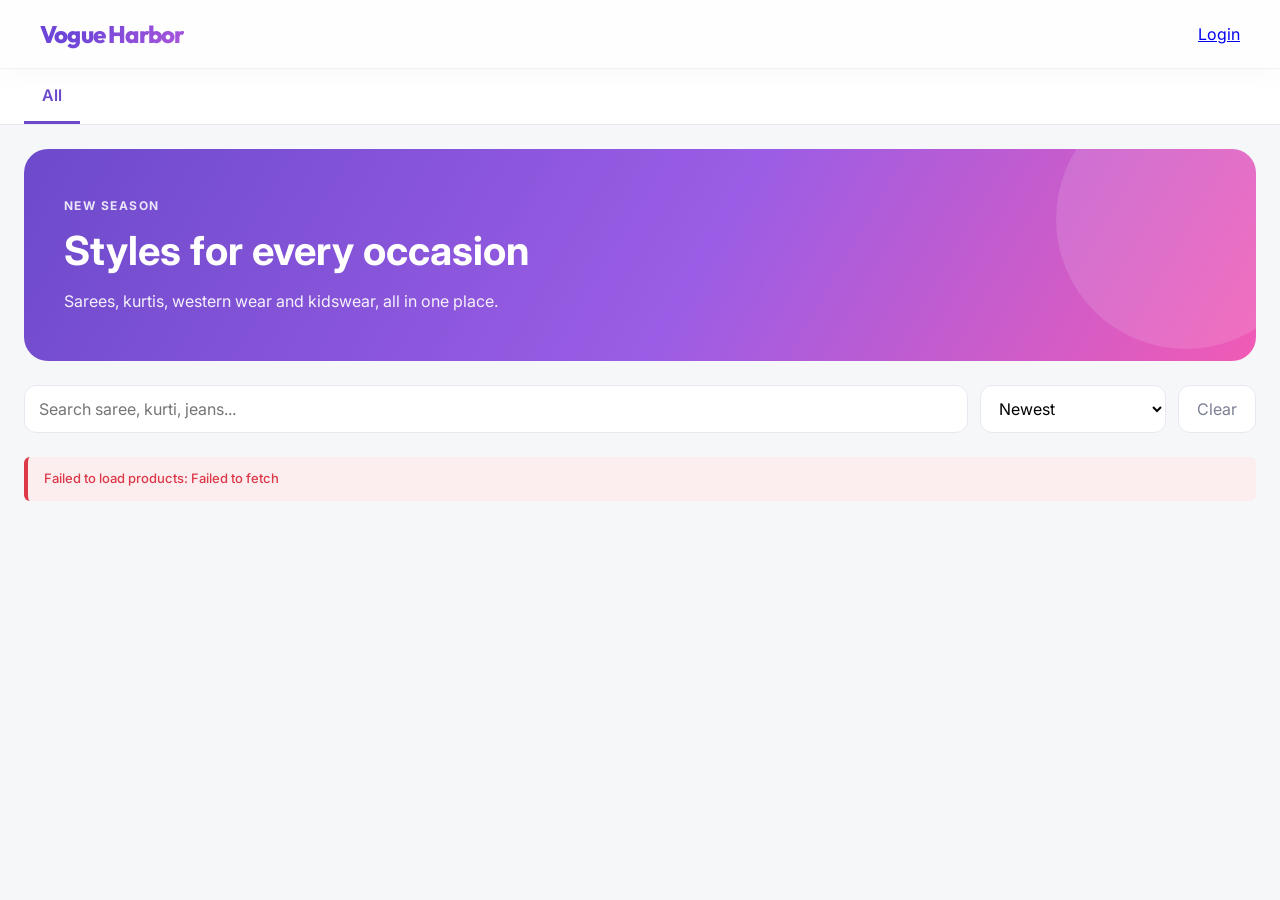
<file: index.html>
<!DOCTYPE html>
<html lang="en">
<head>
    <meta charset="UTF-8">
    <meta name="viewport" content="width=device-width, initial-scale=1.0">
    <title>Vogue Harbor - Cloth Collection</title>
    <link rel="stylesheet" href="assets/css/base.css">
    <link rel="stylesheet" href="assets/css/customer.css">
    <link rel="stylesheet" href="assets/css/storefront.css">
</head>
<body>
    <nav class="customer-nav">
        <div class="nav-brand"><a href="index.html" style="color:inherit; text-decoration:none;">Vogue Harbor</a></div>
        <div id="nav-auth"></div>
    </nav>

    <!-- Horizontal category bar + subcategory chips -->
    <div class="sf-catbar">
        <div class="sf-tabs" id="category-tabs"></div>
    </div>
    <div class="sf-subrows" id="subcategory-rows"></div>

    <main class="sf-main">
        <section class="sf-hero" id="hero">
            <p class="sf-eyebrow">New season</p>
            <h1>Styles for every occasion</h1>
            <p>Sarees, kurtis, western wear and kidswear, all in one place.</p>
        </section>

        <div class="sf-toolbar">
            <input type="text" id="f-search" placeholder="Search saree, kurti, jeans...">
            <select id="f-ordering">
                <option value="-created_at">Newest</option>
                <option value="selling_price">Price: Low to High</option>
                <option value="-selling_price">Price: High to Low</option>
            </select>
            <button id="clear-filters" class="sf-ghost-btn">Clear</button>
        </div>

        <div class="sf-viewhead" id="view-head" hidden>
            <h2 id="view-title"></h2>
            <p id="results-count" class="sf-muted"></p>
        </div>

        <div id="store-content"><p class="sf-muted">Loading products...</p></div>
    </main>

    <script type="module" src="js/pages/home.js"></script>
</body>
</html>
</file>
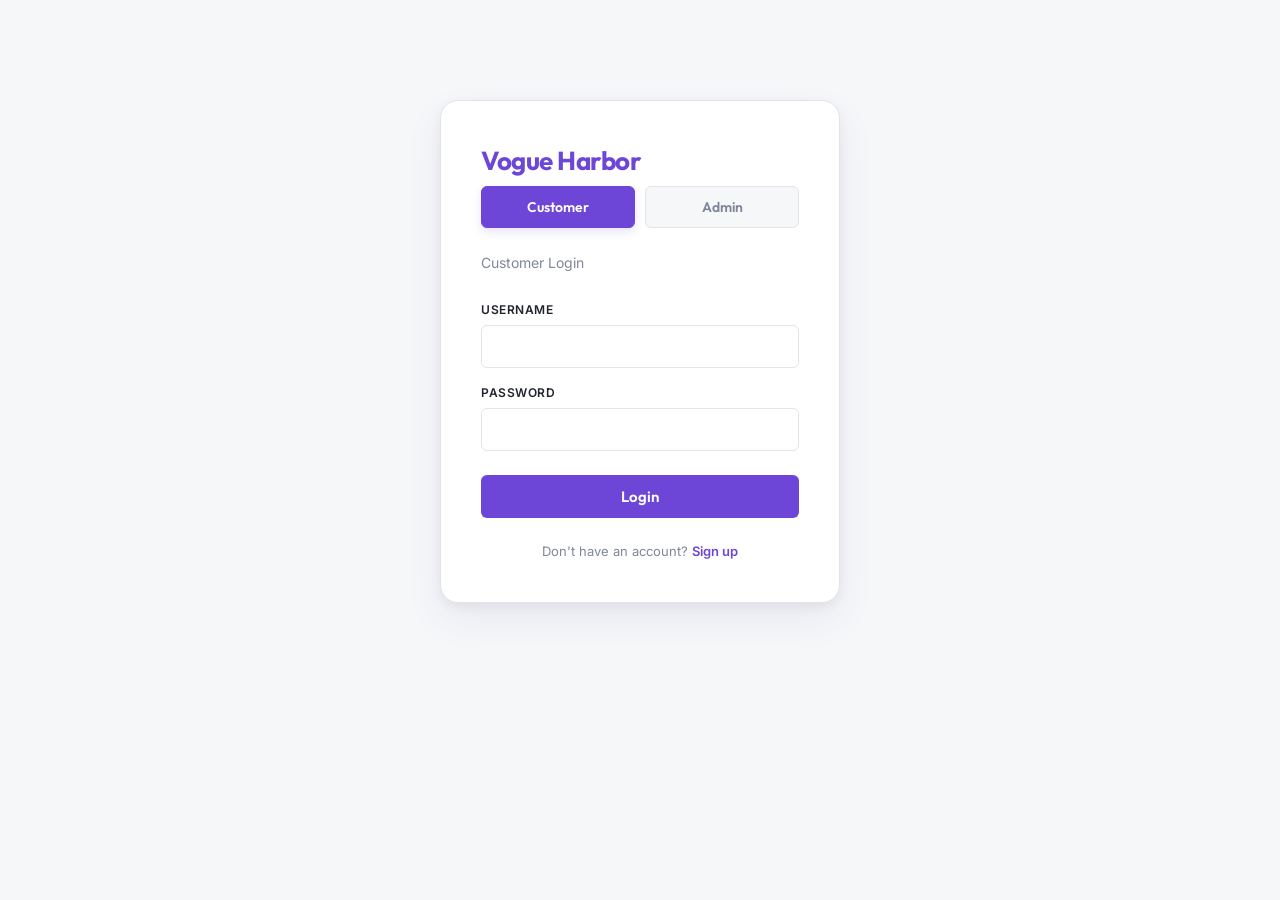
<file: login.html>
<!DOCTYPE html>
<html lang="en">
<head>
    <meta charset="UTF-8">
    <meta name="viewport" content="width=device-width, initial-scale=1.0">
    <title>Login - Vogue Harbor</title>
    <link rel="stylesheet" href="assets/css/base.css">
</head>
<body>
    <div class="auth-container">
        <h1>Vogue Harbor</h1>

        <div class="role-toggle">
            <button type="button" class="role-btn active" data-role="CUSTOMER">Customer</button>
            <button type="button" class="role-btn" data-role="OWNER">Admin</button>
        </div>

        <h2 id="portal-label">Customer Login</h2>

        <form id="login-form">
            <input type="hidden" id="selected-role" value="CUSTOMER">

            <label for="username">Username</label>
            <input type="text" id="username" name="username" required>

            <label for="password">Password</label>
            <input type="password" id="password" name="password" required>

            <div id="error-box" class="error-box" style="display: none;"></div>

            <button type="submit">Login</button>
        </form>

        <p id="signup-hint">Don't have an account? <a href="signup.html">Sign up</a></p>
    </div>

    <script type="module" src="js/pages/login.js"></script>
</body>
</html>
</file>
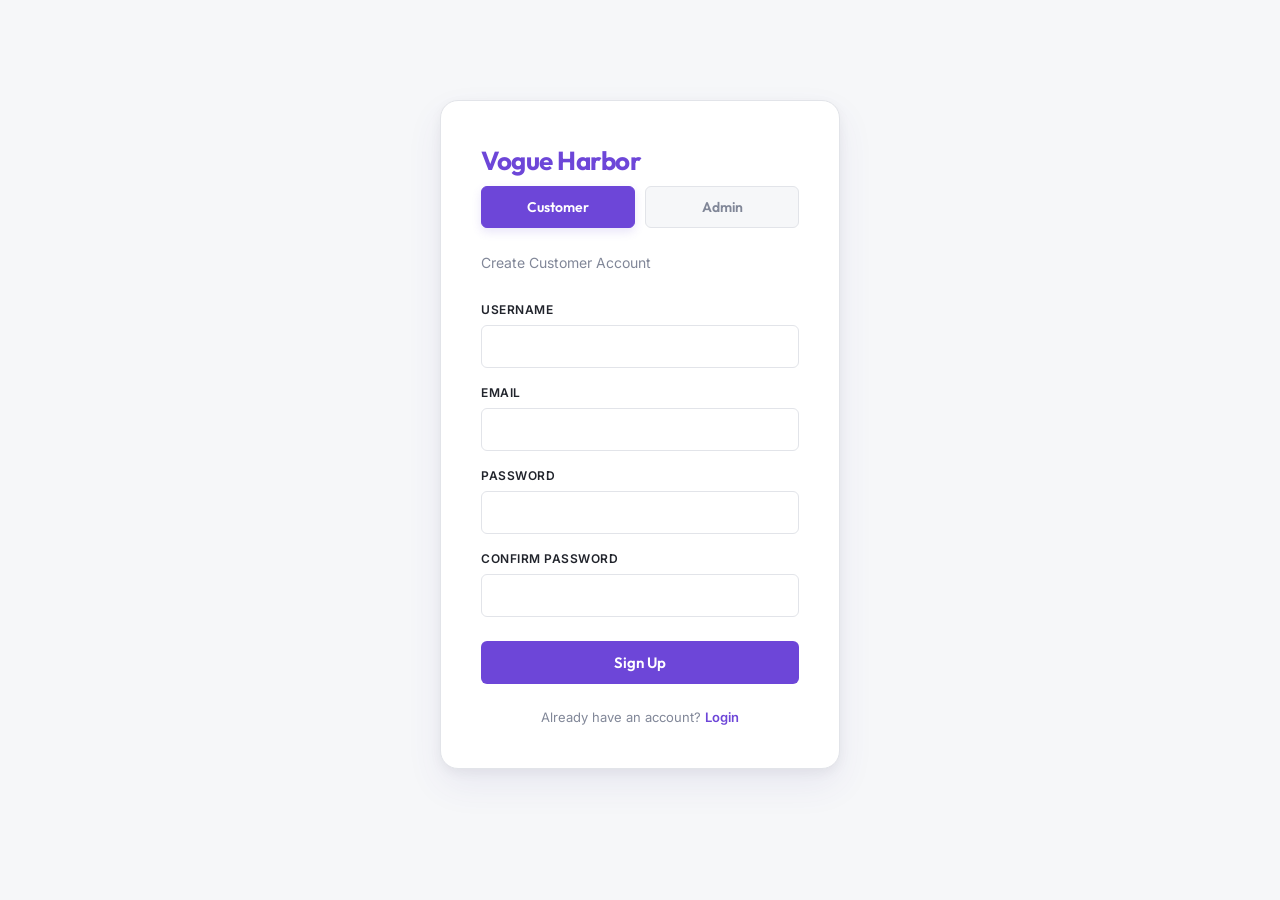
<file: signup.html>
<!DOCTYPE html>
<html lang="en">
<head>
    <meta charset="UTF-8">
    <meta name="viewport" content="width=device-width, initial-scale=1.0">
    <title>Sign Up - Vogue Harbor</title>
    <link rel="stylesheet" href="assets/css/base.css">
</head>
<body>
    <div class="auth-container">
        <h1>Vogue Harbor</h1>

        <div class="role-toggle">
            <button type="button" class="role-btn active" data-role="CUSTOMER">Customer</button>
            <button type="button" class="role-btn" data-role="OWNER">Admin</button>
        </div>

        <h2 id="portal-label">Create Customer Account</h2>

        <form id="signup-form">
            <input type="hidden" id="selected-role" value="CUSTOMER">

            <label for="username">Username</label>
            <input type="text" id="username" name="username" required>

            <label for="email">Email</label>
            <input type="email" id="email" name="email" required>

            <label for="password">Password</label>
            <input type="password" id="password" name="password" required>

            <label for="password-confirm">Confirm Password</label>
            <input type="password" id="password-confirm" name="password-confirm" required>

            <div id="error-box" class="error-box" style="display: none;"></div>

            <button type="submit">Sign Up</button>
        </form>

        <p>Already have an account? <a href="login.html">Login</a></p>
    </div>

    <script type="module" src="js/pages/signup.js"></script>
</body>
</html>
</file>
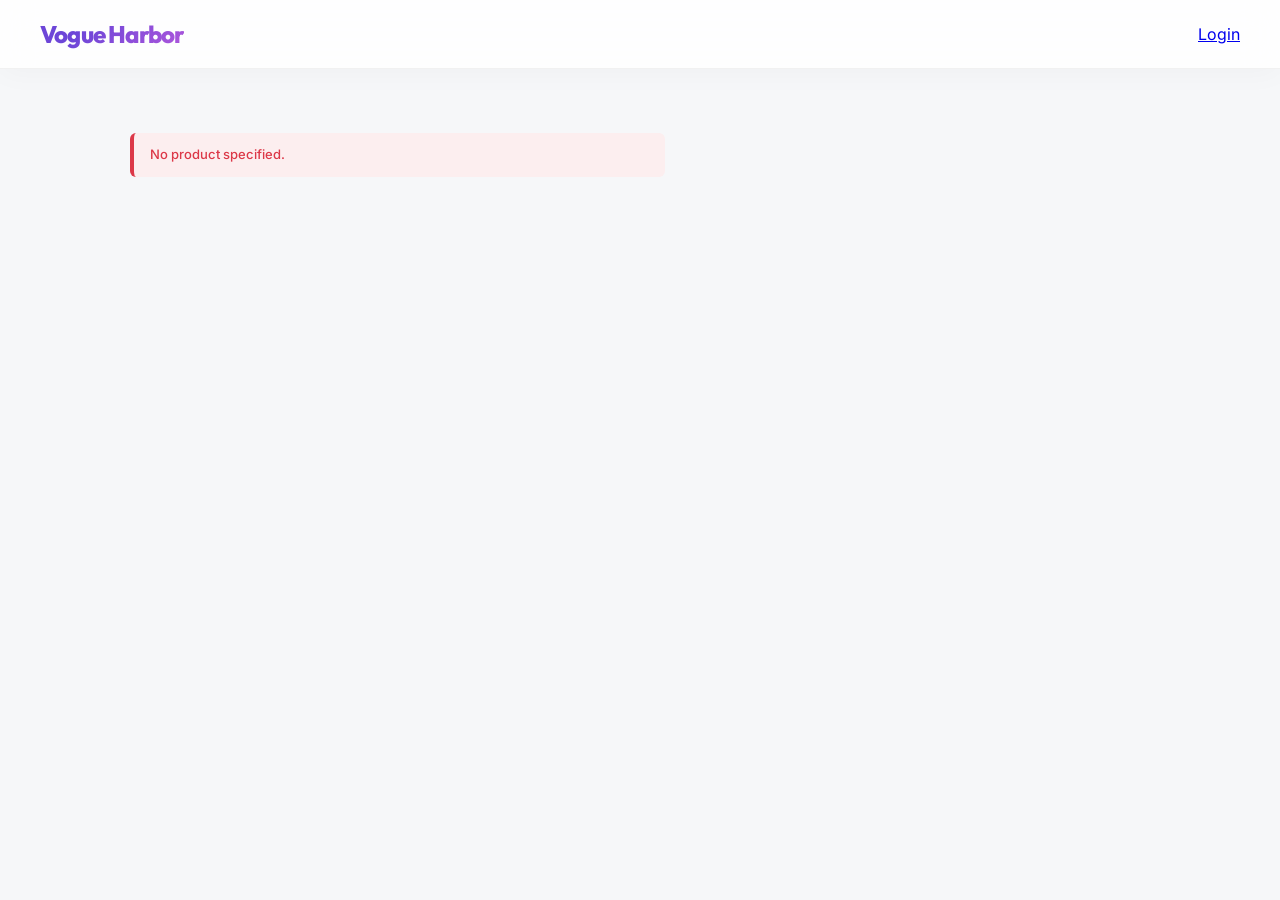
<file: customer/product-detail.html>
<!DOCTYPE html>
<html lang="en">
<head>
    <meta charset="UTF-8">
    <meta name="viewport" content="width=device-width, initial-scale=1.0">
    <title>Product Detail - Vogue Harbor</title>
    <link rel="stylesheet" href="../assets/css/base.css">
    <link rel="stylesheet" href="../assets/css/customer.css">
</head>
<body>
    <nav class="customer-nav">
        <div class="nav-brand"><a href="../index.html" style="color:inherit; text-decoration:none;">Vogue Harbor</a></div>
        <div id="nav-auth"></div>
    </nav>

    <main class="detail-main" id="product-detail-container">
        <p>Loading...</p>
    </main>

    <script type="module" src="../js/pages/product-detail.js"></script>
</body>
</html>
</file>
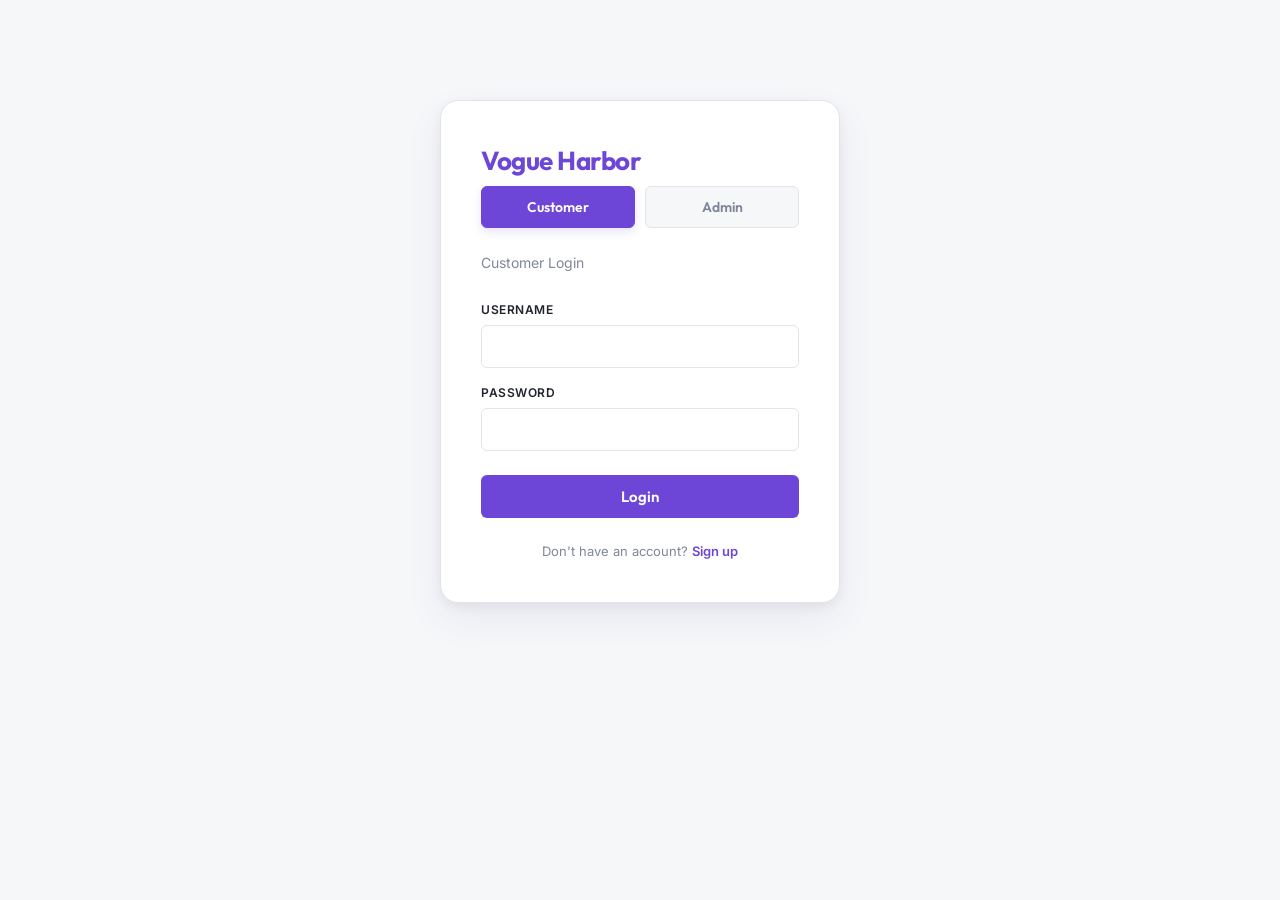
<file: owner/dashboard.html>
<!DOCTYPE html>
<html lang="en">
<head>
    <meta charset="UTF-8">
    <meta name="viewport" content="width=device-width, initial-scale=1.0">
    <title>Owner Dashboard - Vogue Harbor</title>
    <link rel="stylesheet" href="../assets/css/base.css">
    <link rel="stylesheet" href="../assets/css/owner.css">
</head>
<body>
    <nav class="owner-nav">
        <div class="nav-brand">Vogue Harbor <span>Owner</span></div>
        <div class="nav-links">
            <a href="dashboard.html" class="active">Dashboard</a>
            <a href="products.html">Products</a>
            <a href="sales.html">Sales</a>
            <a href="reports.html">Reports</a>
        </div>
        <div class="notif-wrapper">
            <button id="notif-bell" class="link-btn">🔔 <span id="notif-count" style="display:none">0</span></button>
            <ul id="notif-list" class="notif-list"></ul>
        </div>
        <button id="logout-btn">Logout</button>
    </nav>

    <main class="dashboard-main">
        <h1>Dashboard</h1>

        <div class="stat-cards" id="stat-cards">
            <p>Loading...</p>
        </div>

        <div class="dashboard-section">
            <h2>Low Stock Items</h2>
            <div id="low-stock-list"></div>
        </div>
        
    </main>

    <script type="module" src="../js/pages/dashboard.js"></script>
</body>
</html>
</file>
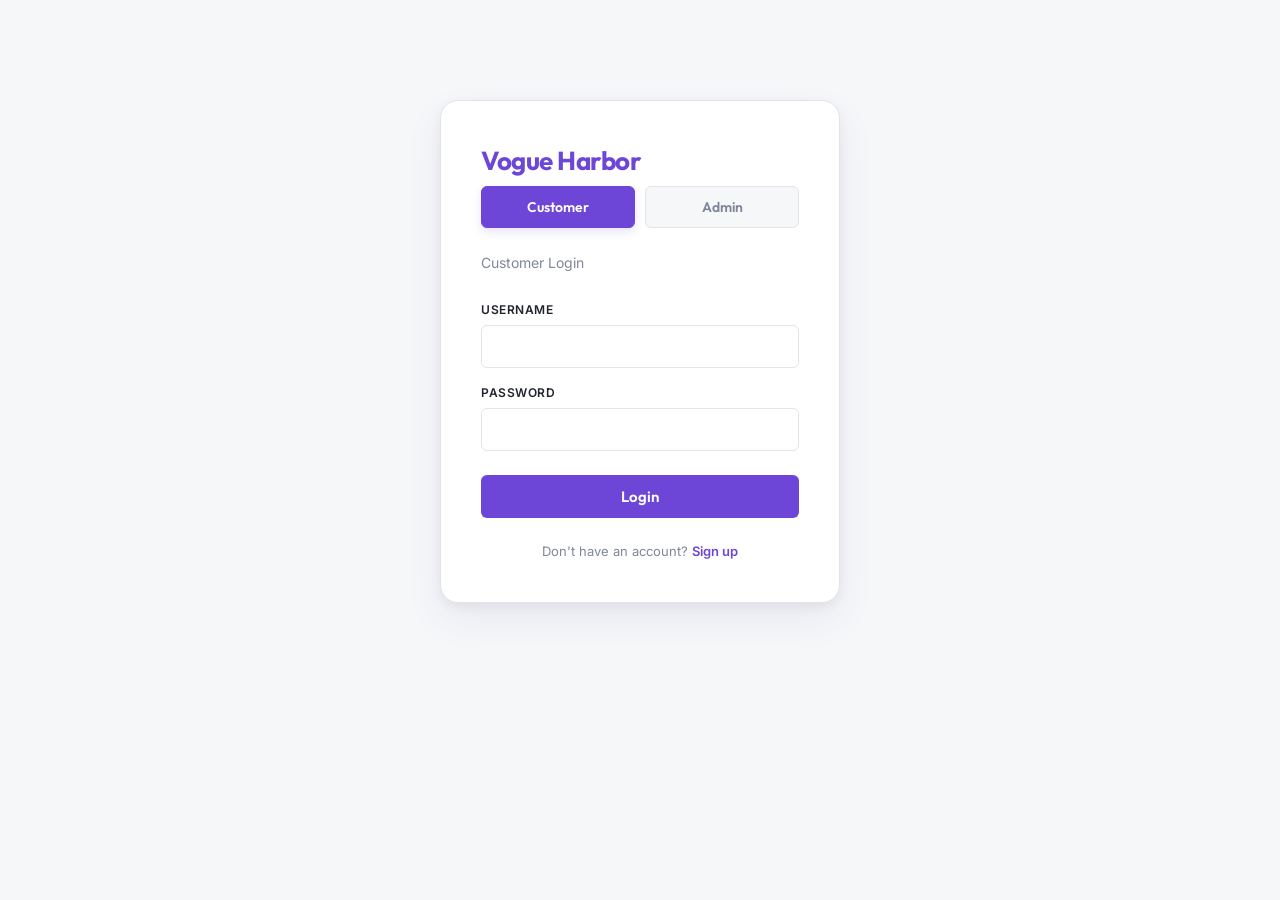
<file: owner/products.html>
<!DOCTYPE html>
<html lang="en">
<head>
    <meta charset="UTF-8">
    <meta name="viewport" content="width=device-width, initial-scale=1.0">
    <title>Manage Products - Vogue Harbor</title>
    <link rel="stylesheet" href="../assets/css/base.css">
    <link rel="stylesheet" href="../assets/css/owner.css">
</head>
<body>
    <nav class="owner-nav">
        <div class="nav-brand">Vogue Harbor <span>Owner</span></div>
        <div class="nav-links">
            <a href="dashboard.html">Dashboard</a>
            <a href="products.html" class="active">Products</a>
            <a href="sales.html">Sales</a>
            <a href="reports.html">Reports</a>
        </div>
        <button id="logout-btn">Logout</button>
    </nav>

    <main class="dashboard-main">
        <div class="page-header">
            <h1>Products</h1>
            <button id="add-product-btn" class="primary-btn">+ Add Product</button>
        </div>

        <div id="form-panel" class="form-panel" style="display: none;">
            <h2 id="form-title">Add Product</h2>
            <form id="product-form">
                <input type="hidden" id="product-id">

                <label>Name</label>
                <input type="text" id="p-name" required>

                <label>Description</label>
                <textarea id="p-description" rows="2"></textarea>

                <label>Category</label>
                <select id="p-category" required></select>

                <div class="form-row">
                    <div>
                        <label>Base Price</label>
                        <input type="number" step="0.01" id="p-base-price" required>
                    </div>
                    <div>
                        <label>Selling Price</label>
                        <input type="number" step="0.01" id="p-selling-price" required>
                    </div>
                </div>

                <div class="form-row">
                    <div>
                        <label>Stock</label>
                        <input type="number" id="p-stock" required>
                    </div>
                    <div>
                        <label>Low Stock Limit</label>
                        <input type="number" id="p-low-stock" value="5">
                    </div>
                </div>

                <label>Fabric</label>
                <input type="text" id="p-fabric">

                <label>Product Images (Upload New)</label>
                <input type="file" id="p-images" multiple accept="image/*">

                <div id="p-images-preview" class="images-preview-grid"></div>

                <div class="form-actions">
                    <button type="submit" class="primary-btn">Save</button>
                    <button type="button" id="cancel-form-btn">Cancel</button>
                </div>
                <div id="form-error" class="error-box" style="display: none;"></div>
            </form>
        </div>

        <section class="import-card">
            <h3>Bulk import from CSV / Excel</h3>
            <p class="import-hint">Choose a section, then upload a .csv or .xlsx file. All rows are added to that section.</p>
            <div class="import-row">
                <select id="import-category"></select>
                <input type="file" id="import-file" accept=".csv,.xlsx">
                <input type="file" id="import-images" accept=".zip" title="Optional: ZIP of product pictures">
                <button id="import-btn" class="primary-btn" type="button">Import</button>
                <button id="import-template" class="link-btn" type="button">Download template</button>
            </div>
            <div id="import-result"></div>
        </section>

        <table class="data-table" id="products-table">
            <thead>
                <tr>
                    <th>Name</th>
                    <th>Category</th>
                    <th>Base Price</th>
                    <th>Selling Price</th>
                    <th>Stock</th>
                    <th>Status</th>
                    <th>Actions</th>
                </tr>
            </thead>
            <tbody id="products-tbody">
                <tr><td colspan="7">Loading...</td></tr>
            </tbody>
        </table>
    </main>

    <script type="module" src="../js/pages/products.js"></script>
</body>
</html>
</file>
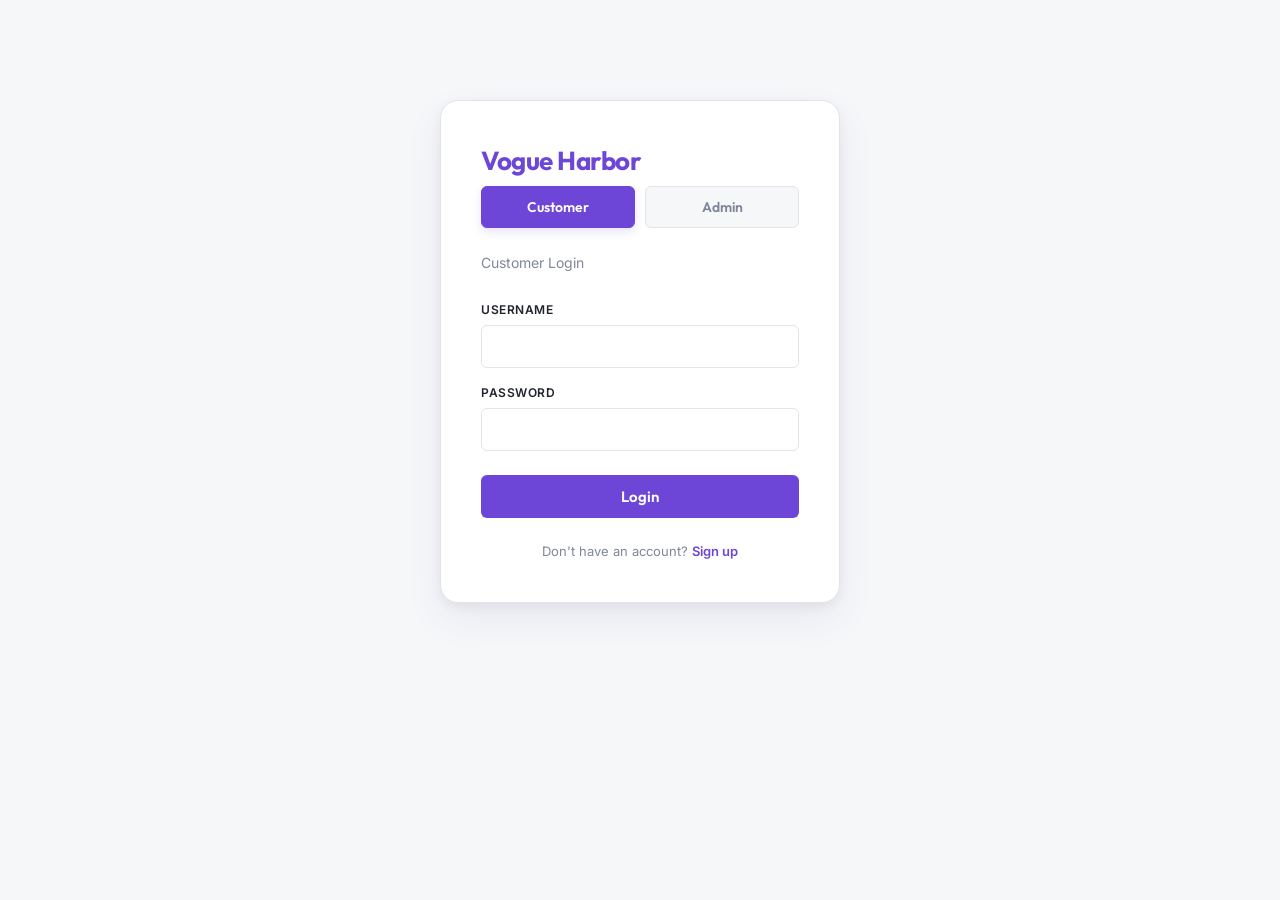
<file: owner/reports.html>
<!DOCTYPE html>
<html lang="en">
<head>
    <meta charset="UTF-8">
    <meta name="viewport" content="width=device-width, initial-scale=1.0">
    <title>Reports - Vogue Harbor</title>
    <link rel="stylesheet" href="../assets/css/base.css">
    <link rel="stylesheet" href="../assets/css/owner.css">
</head>
<body>
    <nav class="owner-nav">
        <div class="nav-brand">Vogue Harbor <span>Owner</span></div>
        <div class="nav-links">
            <a href="dashboard.html">Dashboard</a>
            <a href="products.html">Products</a>
            <a href="sales.html">Sales</a>
            <a href="reports.html" class="active">Reports</a>
        </div>
        <button id="logout-btn">Logout</button>
    </nav>

    <main class="dashboard-main">
        <h1>Reports</h1>

        <div class="form-panel">
            <label>Report Type</label>
            <select id="report-type">
                <option value="daily">Daily</option>
                <option value="weekly">Weekly</option>
                <option value="monthly" selected>Monthly</option>
                <option value="yearly">Yearly</option>
                <option value="custom">Custom Range</option>
            </select>

            <div id="custom-range" class="form-row" style="display: none; margin-top: 12px;">
                <div>
                    <label>Start Date</label>
                    <input type="date" id="start-date">
                </div>
                <div>
                    <label>End Date</label>
                    <input type="date" id="end-date">
                </div>
            </div>

            <div class="form-actions" style="flex-wrap: wrap;">
                <button id="export-csv" class="primary-btn">Download CSV</button>
                <button id="export-excel" class="primary-btn">Download Excel</button>
                <button id="export-pdf" class="primary-btn">Download PDF</button>
                <button id="preview-btn" type="button">Preview Summary</button>
            </div>
            <div id="report-error" class="error-box" style="display: none;"></div>
        </div>

        <div id="preview-panel" class="dashboard-section" style="display: none;">
            <h2 id="preview-title"></h2>
            <div class="stat-cards" id="preview-stats"></div>
            <h3>Top Selling Products</h3>
            <div id="preview-best"></div>
        </div>
    </main>

    <script type="module" src="../js/pages/reports.js"></script>
</body>
</html>
</file>
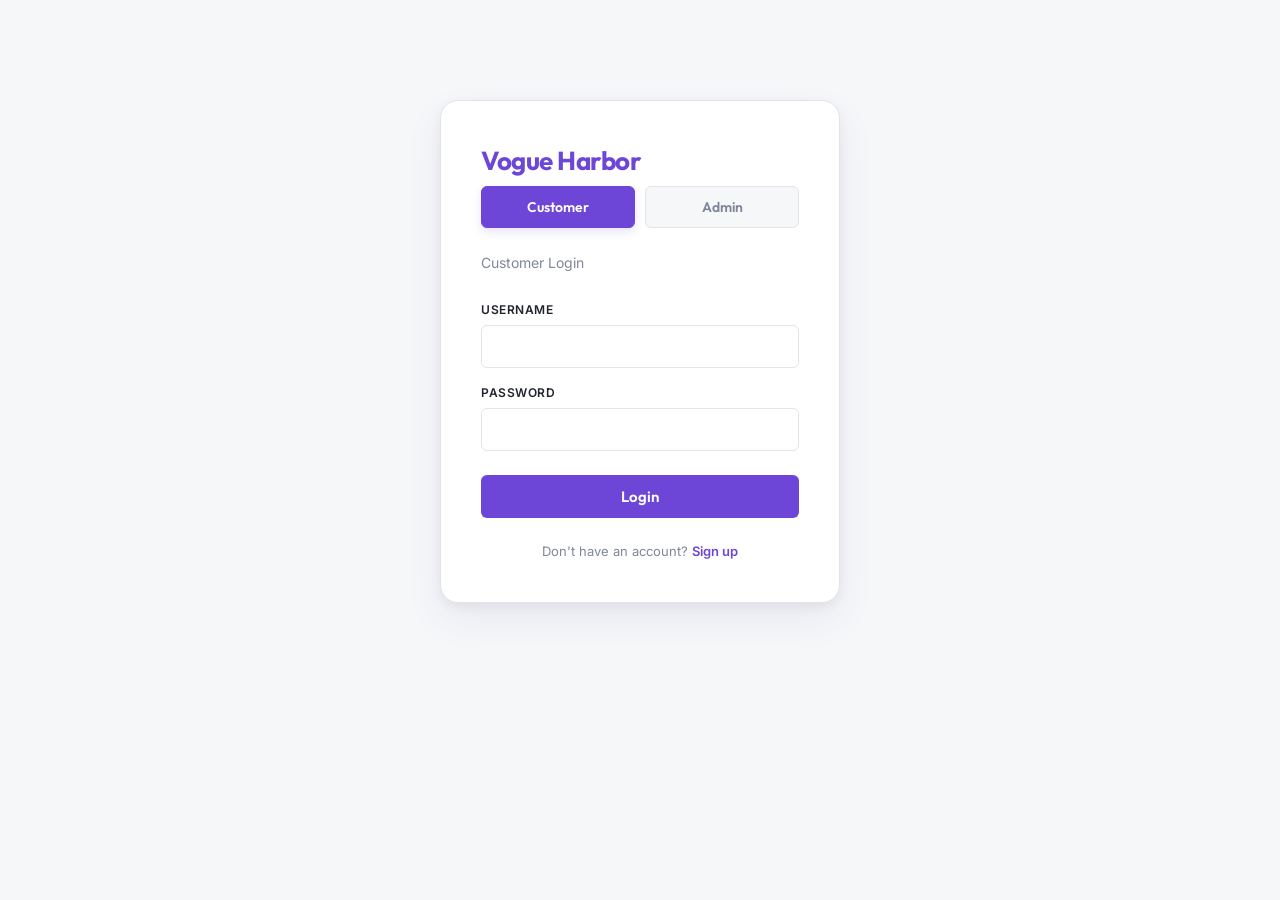
<file: owner/sales.html>
<!DOCTYPE html>
<html lang="en">
<head>
    <meta charset="UTF-8">
    <meta name="viewport" content="width=device-width, initial-scale=1.0">
    <title>Record Sales - Vogue Harbor</title>
    <link rel="stylesheet" href="../assets/css/base.css">
    <link rel="stylesheet" href="../assets/css/owner.css">
</head>
<body>
    <nav class="owner-nav">
        <div class="nav-brand">Vogue Harbor <span>Owner</span></div>
        <div class="nav-links">
            <a href="dashboard.html">Dashboard</a>
            <a href="products.html">Products</a>
            <a href="sales.html" class="active">Sales</a>
            <a href="reports.html">Reports</a>
        </div>
        <button id="logout-btn">Logout</button>
    </nav>

    <main class="dashboard-main">
        <h1>Record a Sale</h1>

        <div class="form-panel">
            <form id="sale-form">
                <label>Product</label>
                <select id="s-product" required></select>
                <p id="stock-hint" class="muted"></p>

                <div class="form-row">
                    <div>
                        <label>Quantity</label>
                        <input type="number" id="s-quantity" min="1" value="1" required>
                    </div>
                    <div>
                        <label>Payment Method</label>
                        <select id="s-payment">
                            <option value="CASH">Cash</option>
                            <option value="CARD">Card</option>
                            <option value="UPI">UPI</option>
                        </select>
                    </div>
                </div>

                <label>Customer Name (optional)</label>
                <input type="text" id="s-customer-name">

                <label>Customer Phone (optional)</label>
                <input type="text" id="s-customer-phone">

                <div class="form-actions">
                    <button type="submit" class="primary-btn">Record Sale</button>
                </div>
                <div id="sale-error" class="error-box" style="display: none;"></div>
                <div id="sale-success" class="success-box" style="display: none;"></div>
            </form>
        </div>

        <h2>Recent Sales</h2>
        <table class="data-table" id="sales-table">
            <thead>
                <tr>
                    <th>Date</th>
                    <th>Product</th>
                    <th>Qty</th>
                    <th>Selling Price</th>
                    <th>Profit</th>
                    <th>Payment</th>
                    <th>Customer</th>
                </tr>
            </thead>
            <tbody id="sales-tbody">
                <tr><td colspan="7">Loading...</td></tr>
            </tbody>
        </table>
    </main>

    <script type="module" src="../js/pages/sales.js"></script>
</body>
</html>
</file>
<file: assets/css/base.css>
@import url('https://fonts.googleapis.com/css2?family=Inter:wght@300;400;500;600;700&family=Outfit:wght@300;400;500;600;700;800&display=swap');

:root {
    /* Color Tokens */
    --primary: hsl(256, 65%, 56%);
    --primary-hover: hsl(256, 65%, 48%);
    --primary-light: hsl(256, 65%, 96%);
    --success: hsl(145, 63%, 42%);
    --success-light: hsl(145, 63%, 96%);
    --warning: hsl(38, 92%, 50%);
    --warning-light: hsl(38, 92%, 96%);
    --danger: hsl(354, 70%, 54%);
    --danger-hover: hsl(354, 70%, 46%);
    --danger-light: hsl(354, 70%, 96%);
    
    --bg-light: hsl(220, 20%, 97%);
    --bg-card: hsl(0, 0%, 100%);
    --text-main: hsl(224, 15%, 15%);
    --text-muted: hsl(224, 10%, 55%);
    --text-light: hsl(0, 0%, 100%);
    
    --border-color: hsl(220, 15%, 90%);
    --border-color-focus: hsl(256, 65%, 80%);
    
    /* Layout & Shadows */
    --radius-sm: 6px;
    --radius-md: 12px;
    --radius-lg: 18px;
    --shadow-sm: 0 2px 4px rgba(0, 0, 0, 0.02), 0 1px 2px rgba(0, 0, 0, 0.03);
    --shadow-md: 0 8px 24px rgba(76, 59, 158, 0.04), 0 2px 8px rgba(0, 0, 0, 0.04);
    --shadow-lg: 0 16px 36px rgba(76, 59, 158, 0.08), 0 4px 12px rgba(0, 0, 0, 0.05);
    
    --font-heading: 'Outfit', sans-serif;
    --font-body: 'Inter', sans-serif;
    
    --transition: all 0.25s cubic-bezier(0.4, 0, 0.2, 1);
}

* { 
    box-sizing: border-box; 
    margin: 0; 
    padding: 0; 
}

body {
    font-family: var(--font-body);
    background: var(--bg-light);
    color: var(--text-main);
    line-height: 1.5;
    -webkit-font-smoothing: antialiased;
}

/* Authentication Page Styling */
.auth-container {
    max-width: 400px;
    margin: 100px auto;
    background: var(--bg-card);
    padding: 40px;
    border-radius: var(--radius-lg);
    box-shadow: var(--shadow-lg);
    border: 1px solid var(--border-color);
}

.auth-container h1 {
    font-family: var(--font-heading);
    font-size: 26px;
    font-weight: 700;
    margin-bottom: 6px;
    color: var(--primary);
    letter-spacing: -0.5px;
}

.auth-container h2 {
    font-size: 14px;
    font-weight: 400;
    color: var(--text-muted);
    margin-bottom: 28px;
}

form label {
    display: block;
    font-size: 12px;
    font-weight: 600;
    margin-top: 16px;
    margin-bottom: 6px;
    color: var(--text-main);
    text-transform: uppercase;
    letter-spacing: 0.5px;
}

form input, form select, form textarea {
    width: 100%;
    padding: 12px 14px;
    border: 1.5px solid var(--border-color);
    border-radius: var(--radius-sm);
    font-family: var(--font-body);
    font-size: 14px;
    color: var(--text-main);
    background: var(--bg-card);
    transition: var(--transition);
}

form input:focus, form select:focus, form textarea:focus {
    outline: none;
    border-color: var(--primary);
    box-shadow: 0 0 0 3px var(--primary-light);
}

form button {
    width: 100%;
    margin-top: 24px;
    padding: 12px;
    background: var(--primary);
    color: var(--text-light);
    border: none;
    border-radius: var(--radius-sm);
    font-family: var(--font-heading);
    font-size: 15px;
    font-weight: 600;
    cursor: pointer;
    transition: var(--transition);
}

form button:hover {
    background: var(--primary-hover);
    transform: translateY(-1px);
    box-shadow: 0 4px 12px rgba(106, 79, 212, 0.2);
}

form button:active {
    transform: translateY(0);
}

.error-box {
    margin-top: 16px;
    padding: 12px 16px;
    background: var(--danger-light);
    color: var(--danger);
    border-left: 4px solid var(--danger);
    border-radius: var(--radius-sm);
    font-size: 13px;
    font-weight: 500;
}

.auth-container p {
    margin-top: 24px;
    font-size: 13px;
    text-align: center;
    color: var(--text-muted);
}

.auth-container a {
    color: var(--primary);
    text-decoration: none;
    font-weight: 600;
    transition: var(--transition);
}

.auth-container a:hover {
    color: var(--primary-hover);
    text-decoration: underline;
}

.role-toggle {
    display: flex;
    gap: 10px;
    margin-bottom: 24px;
}

.role-btn {
    flex: 1;
    padding: 11px;
    border: 1.5px solid var(--border-color);
    background: var(--bg-light);
    border-radius: var(--radius-sm);
    cursor: pointer;
    font-family: var(--font-heading);
    font-size: 14px;
    font-weight: 600;
    color: var(--text-muted);
    transition: var(--transition);
}

.role-btn:hover {
    color: var(--text-main);
    border-color: var(--text-muted);
}

.role-btn.active {
    background: var(--primary);
    color: var(--text-light);
    border-color: var(--primary);
    box-shadow: 0 4px 10px rgba(106, 79, 212, 0.15);
}
</file>
<file: assets/css/customer.css>
/* Customer Interface Styling - Vogue Harbor Storefront */

/* Navigation Bar */
.customer-nav {
    position: sticky;
    top: 0;
    z-index: 100;
    display: flex;
    justify-content: space-between;
    align-items: center;
    background: rgba(255, 255, 255, 0.85);
    backdrop-filter: blur(16px);
    -webkit-backdrop-filter: blur(16px);
    padding: 16px 40px;
    box-shadow: 0 4px 30px rgba(0, 0, 0, 0.03);
    border-bottom: 1px solid rgba(0, 0, 0, 0.05);
    transition: var(--transition);
}

.customer-nav .nav-brand {
    font-family: var(--font-heading);
    font-weight: 800;
    font-size: 24px;
    color: var(--primary);
    letter-spacing: -0.8px;
    background: linear-gradient(135deg, var(--primary) 30%, hsl(280, 65%, 60%) 100%);
    -webkit-background-clip: text;
    -webkit-text-fill-color: transparent;
}

.nav-user {
    font-size: 13px;
    color: var(--text-muted);
    margin-right: 16px;
    display: inline-flex;
    align-items: center;
    gap: 6px;
}

.nav-user b {
    color: var(--text-main);
}

.role-tag {
    background: var(--primary-light);
    color: var(--primary);
    padding: 2px 8px;
    border-radius: 20px;
    font-size: 10px;
    font-weight: 700;
    text-transform: uppercase;
    letter-spacing: 0.5px;
    border: 1px solid rgba(106, 79, 212, 0.1);
}

/* Link Button in Nav */
.link-btn {
    background: none;
    border: none;
    color: var(--primary);
    font-family: var(--font-heading);
    font-size: 13px;
    font-weight: 700;
    cursor: pointer;
    text-transform: uppercase;
    letter-spacing: 0.5px;
    transition: var(--transition);
}

.link-btn:hover {
    color: var(--primary-hover);
    text-decoration: underline;
}

/* Page Layout */
.catalogue-main {
    display: grid;
    grid-template-columns: 280px 1fr;
    gap: 32px;
    padding: 40px;
    max-width: 1300px;
    margin: 0 auto;
}

/* Filters Panel */
.filters-panel {
    background: var(--bg-card);
    padding: 28px;
    border-radius: var(--radius-lg);
    box-shadow: var(--shadow-md);
    border: 1px solid var(--border-color);
    height: fit-content;
    position: sticky;
    top: 96px;
}

.filters-panel h3 {
    font-family: var(--font-heading);
    font-size: 18px;
    font-weight: 700;
    margin-bottom: 20px;
    color: var(--text-main);
    letter-spacing: -0.2px;
}

.filters-panel label {
    display: block;
    font-size: 11px;
    font-weight: 700;
    text-transform: uppercase;
    letter-spacing: 0.5px;
    margin-top: 18px;
    margin-bottom: 6px;
    color: var(--text-muted);
}

.filters-panel input, 
.filters-panel select {
    width: 100%;
    padding: 10px 12px;
    border: 1.5px solid var(--border-color);
    border-radius: var(--radius-sm);
    font-family: var(--font-body);
    font-size: 13px;
    color: var(--text-main);
    background: var(--bg-light);
    transition: var(--transition);
}

.filters-panel input:focus, 
.filters-panel select:focus {
    outline: none;
    border-color: var(--primary);
    background: var(--bg-card);
    box-shadow: 0 0 0 3px var(--primary-light);
}

.filters-panel button {
    width: 100%;
    margin-top: 16px;
    padding: 11px;
    font-family: var(--font-heading);
    font-weight: 600;
    font-size: 14px;
    border-radius: var(--radius-sm);
    cursor: pointer;
    transition: var(--transition);
}

.filters-panel .primary-btn {
    background: var(--primary);
    color: var(--text-light);
    border: none;
}

.filters-panel .primary-btn:hover {
    background: var(--primary-hover);
    box-shadow: 0 4px 12px rgba(106, 79, 212, 0.2);
}

.filters-panel #clear-filters {
    background: transparent;
    border: 1.5px solid var(--border-color);
    color: var(--text-muted);
}

.filters-panel #clear-filters:hover {
    background: var(--bg-light);
    color: var(--text-main);
    border-color: var(--text-muted);
}

/* Products Grid Section */
.product-grid-section {
    display: flex;
    flex-direction: column;
    gap: 16px;
}

.product-grid-section #results-count {
    font-size: 13px;
    color: var(--text-muted);
    font-weight: 500;
}

.product-grid {
    display: grid;
    grid-template-columns: repeat(auto-fill, minmax(240px, 1fr));
    gap: 28px;
}

/* Product Cards */
.product-card {
    background: var(--bg-card);
    border-radius: var(--radius-md);
    overflow: hidden;
    text-decoration: none;
    color: inherit;
    box-shadow: var(--shadow-sm);
    border: 1px solid var(--border-color);
    display: flex;
    flex-direction: column;
    height: 100%;
    transition: var(--transition);
}

.product-card:hover {
    transform: translateY(-5px);
    box-shadow: var(--shadow-lg);
    border-color: var(--border-color-focus);
}

.product-image {
    position: relative;
    height: 250px;
    background: hsl(220, 20%, 95%);
    display: flex;
    align-items: center;
    justify-content: center;
    overflow: hidden;
}

.product-image img {
    width: 100%;
    height: 100%;
    object-fit: cover;
    transition: var(--transition);
}

.product-card:hover .product-image img {
    transform: scale(1.05);
}

.no-image {
    color: var(--text-muted);
    font-family: var(--font-heading);
    font-size: 13px;
    font-weight: 600;
    text-transform: uppercase;
    letter-spacing: 0.5px;
}

/* Custom Pill Badges on Cards */
.product-image .badge {
    position: absolute;
    top: 12px;
    left: 12px;
    padding: 4px 10px;
    border-radius: 20px;
    font-size: 10px;
    font-weight: 700;
    text-transform: uppercase;
    letter-spacing: 0.5px;
    box-shadow: 0 4px 8px rgba(0, 0, 0, 0.08);
}

.product-image .badge.danger {
    background: var(--danger);
    color: var(--text-light);
}

.product-image .badge.warning {
    background: var(--warning);
    color: var(--text-light);
}

.product-info {
    padding: 20px;
    display: flex;
    flex-direction: column;
    flex-grow: 1;
}

.product-info h4 {
    font-family: var(--font-heading);
    font-size: 16px;
    font-weight: 700;
    margin-bottom: 4px;
    color: var(--text-main);
    line-height: 1.3;
}

.product-category {
    font-size: 11px;
    font-weight: 600;
    color: var(--text-muted);
    text-transform: uppercase;
    letter-spacing: 0.5px;
    margin-bottom: 12px;
}

.product-price {
    font-family: var(--font-heading);
    font-weight: 800;
    font-size: 18px;
    color: var(--primary);
    margin-top: auto;
}

/* Product Detail Page Layout */
.detail-main {
    display: grid;
    grid-template-columns: 1.1fr 0.9fr;
    gap: 48px;
    max-width: 1100px;
    margin: 48px auto;
    padding: 0 40px;
}

.detail-image {
    background: hsl(220, 20%, 95%);
    border-radius: var(--radius-lg);
    height: 520px;
    display: flex;
    align-items: center;
    justify-content: center;
    overflow: hidden;
    border: 1px solid var(--border-color);
    box-shadow: var(--shadow-md);
}

.detail-image img {
    width: 100%;
    height: 100%;
    object-fit: cover;
}

.detail-info {
    display: flex;
    flex-direction: column;
    justify-content: center;
}

.detail-info h1 {
    font-family: var(--font-heading);
    font-size: 32px;
    font-weight: 800;
    margin: 8px 0 16px;
    color: var(--text-main);
    letter-spacing: -0.8px;
}

.detail-price {
    font-family: var(--font-heading);
    font-size: 26px;
    font-weight: 800;
    color: var(--primary);
    margin-bottom: 16px;
}

.detail-description {
    font-size: 14px;
    margin: 20px 0;
    color: var(--text-muted);
    line-height: 1.7;
}

.detail-attr {
    margin-top: 16px;
    font-size: 13px;
    font-weight: 600;
    color: var(--text-main);
}

.detail-attr span {
    display: block;
    font-size: 11px;
    font-weight: 700;
    text-transform: uppercase;
    color: var(--text-muted);
    margin-bottom: 6px;
    letter-spacing: 0.5px;
}

.tag {
    display: inline-block;
    background: var(--bg-light);
    padding: 6px 12px;
    border-radius: var(--radius-sm);
    margin-right: 8px;
    margin-bottom: 8px;
    font-size: 13px;
    font-weight: 600;
    border: 1.5px solid var(--border-color);
    color: var(--text-main);
}

.color-swatch {
    display: inline-block;
    width: 24px;
    height: 24px;
    border-radius: 50%;
    margin-right: 8px;
    border: 2px solid #fff;
    box-shadow: 0 0 0 1.5px var(--border-color);
    vertical-align: middle;
}

.stock-note {
    margin-top: 24px;
    font-size: 13px;
    color: var(--text-muted);
    font-weight: 500;
    display: inline-flex;
    align-items: center;
    gap: 8px;
}

/* Primary Button for Customer detail page action if needed */
.primary-btn-store {
    display: block;
    width: 100%;
    max-width: 240px;
    text-align: center;
    margin-top: 28px;
    padding: 12px 24px;
    background: var(--primary);
    color: var(--text-light);
    border: none;
    border-radius: var(--radius-sm);
    font-family: var(--font-heading);
    font-size: 15px;
    font-weight: 600;
    cursor: pointer;
    text-decoration: none;
    transition: var(--transition);
}

.primary-btn-store:hover {
    background: var(--primary-hover);
    box-shadow: 0 4px 12px rgba(106, 79, 212, 0.2);
}
.cart-actions { margin-top: 16px; display: flex; gap: 10px; align-items: center; flex-wrap: wrap; }
.cart-actions input { width: 70px; padding: 8px; }
.cart-success { color: #2e7d32; }
</file>
<file: assets/css/storefront.css>
:root {
    --sf-primary: #6d4acb;
    --sf-ink: #1c1b29;
    --sf-muted: #7b7f93;
    --sf-line: #e8e9f0;
    --sf-card: #ffffff;
    --sf-radius: 16px;
}

.sf-main [hidden] { display: none !important; }
.sf-muted { color: var(--sf-muted); }

/* ---------- Category bar ---------- */
.sf-catbar {
    position: sticky; top: 0; z-index: 40;
    background: #fff; border-bottom: 1px solid var(--sf-line);
}
.sf-tabs {
    max-width: 1280px; margin: 0 auto; padding: 0 24px;
    display: flex; gap: 6px; overflow-x: auto; scrollbar-width: none;
}
.sf-tabs::-webkit-scrollbar { display: none; }
.sf-tab {
    flex: 0 0 auto; padding: 14px 18px; background: none; border: none;
    border-bottom: 3px solid transparent; font: inherit; font-weight: 600;
    color: var(--sf-muted); cursor: pointer; white-space: nowrap;
}
.sf-tab:hover { color: var(--sf-ink); }
.sf-tab.active { color: var(--sf-primary); border-bottom-color: var(--sf-primary); }

/* ---------- Subcategory chips ---------- */
.sf-subrows { background: #fff; border-bottom: 1px solid var(--sf-line); }
.sf-subrows:empty { display: none; }
.sf-subrow {
    max-width: 1280px; margin: 0 auto; padding: 12px 24px;
    display: flex; gap: 8px; overflow-x: auto; scrollbar-width: none;
}
.sf-subrow::-webkit-scrollbar { display: none; }
.sf-chip {
    flex: 0 0 auto; padding: 7px 14px; border-radius: 999px;
    border: 1px solid var(--sf-line); background: #fff; color: var(--sf-ink);
    font: inherit; font-size: 14px; cursor: pointer; white-space: nowrap;
    transition: all .15s;
}
.sf-chip:hover { border-color: var(--sf-primary); color: var(--sf-primary); }
.sf-chip.active { background: var(--sf-primary); border-color: var(--sf-primary); color: #fff; }

/* ---------- Layout / hero / toolbar ---------- */
.sf-main { max-width: 1280px; margin: 0 auto; padding: 24px; }

.sf-hero {
    position: relative; overflow: hidden; color: #fff;
    border-radius: 24px; padding: 48px 40px; margin-bottom: 24px;
    background: linear-gradient(120deg, #6d4acb 0%, #9b5de5 55%, #f15bb5 100%);
}
.sf-hero::after {
    content: ''; position: absolute; right: -60px; top: -60px;
    width: 260px; height: 260px; border-radius: 50%;
    background: rgba(255, 255, 255, .12);
}
.sf-hero h1 { margin: 6px 0 8px; font-size: clamp(26px, 4vw, 40px); }
.sf-hero p { margin: 0; opacity: .92; }
.sf-hero .sf-eyebrow {
    text-transform: uppercase; letter-spacing: .12em;
    font-size: 12px; font-weight: 700; opacity: .85;
}

.sf-toolbar { display: flex; gap: 12px; flex-wrap: wrap; margin-bottom: 24px; }
.sf-toolbar input, .sf-toolbar select {
    padding: 11px 14px; border: 1px solid var(--sf-line);
    border-radius: 12px; background: #fff; font: inherit;
}
.sf-toolbar input { flex: 1 1 260px; }
.sf-ghost-btn {
    padding: 11px 18px; border: 1px solid var(--sf-line); border-radius: 12px;
    background: #fff; color: var(--sf-muted); font: inherit; cursor: pointer;
}
.sf-ghost-btn:hover { border-color: var(--sf-primary); color: var(--sf-primary); }

.sf-viewhead { display: flex; align-items: baseline; justify-content: space-between; margin-bottom: 16px; }
.sf-viewhead h2 { margin: 0; font-size: 22px; }

/* ---------- Sections (horizontal rows) and grid ---------- */
.sf-section { margin-bottom: 40px; }
.sf-section-head { display: flex; align-items: baseline; justify-content: space-between; margin-bottom: 14px; }
.sf-section-head h2 { margin: 0; font-size: 22px; }
.sf-viewall {
    background: none; border: none; color: var(--sf-primary);
    font: inherit; font-weight: 600; cursor: pointer;
}
.sf-viewall:hover { text-decoration: underline; }

.sf-row {
    display: grid; grid-auto-flow: column; grid-auto-columns: 220px; gap: 16px;
    overflow-x: auto; padding-bottom: 12px;
    scroll-snap-type: x proximity; scrollbar-width: thin;
}
.sf-row > .sf-card { scroll-snap-align: start; }

.sf-grid { display: grid; grid-template-columns: repeat(auto-fill, minmax(210px, 1fr)); gap: 20px; }

/* ---------- Product card ---------- */
.sf-card {
    display: block; background: var(--sf-card); color: var(--sf-ink);
    border: 1px solid var(--sf-line); border-radius: var(--sf-radius);
    overflow: hidden; text-decoration: none;
    transition: transform .2s, box-shadow .2s;
}
.sf-card:hover { transform: translateY(-4px); box-shadow: 0 14px 30px rgba(40, 30, 90, .14); }

.sf-card-img { position: relative; aspect-ratio: 3 / 4; background: #eef0f6; overflow: hidden; }
.sf-card-img img { display: block; width: 100%; height: 100%; object-fit: cover; transition: transform .4s; }
.sf-card:hover .sf-card-img img { transform: scale(1.06); }
.sf-noimg { height: 100%; display: grid; place-items: center; color: var(--sf-muted); font-size: 14px; }

.sf-badge {
    position: absolute; top: 10px; left: 10px; padding: 4px 10px;
    border-radius: 999px; color: #fff; font-size: 11px; font-weight: 700;
    letter-spacing: .04em; text-transform: uppercase;
}
.sf-badge.danger { background: #ef4444; }
.sf-badge.warning { background: #f59e0b; }
.sf-badge.new { background: #10b981; }

.sf-card-body { padding: 12px 14px 14px; }
.sf-card-cat {
    margin: 0 0 4px; font-size: 11px; font-weight: 700;
    letter-spacing: .06em; text-transform: uppercase; color: var(--sf-muted);
}
.sf-card-name {
    margin: 0 0 8px; font-size: 15px; font-weight: 600; line-height: 1.3;
    min-height: 2.6em; overflow: hidden;
    display: -webkit-box; -webkit-line-clamp: 2; -webkit-box-orient: vertical;
}
.sf-card-foot { display: flex; align-items: center; justify-content: space-between; gap: 8px; }
.sf-price { font-size: 17px; font-weight: 800; color: var(--sf-primary); }
.sf-dots { display: flex; gap: 4px; }
.sf-dot { width: 14px; height: 14px; border-radius: 50%; border: 1px solid rgba(0, 0, 0, .15); }
.sf-sizes { margin-top: 8px; display: flex; gap: 4px; flex-wrap: wrap; }
.sf-size { font-size: 11px; padding: 2px 7px; border: 1px solid var(--sf-line); border-radius: 6px; color: var(--sf-muted); }

.sf-empty { text-align: center; padding: 60px 20px; color: var(--sf-muted); }
.sf-empty h3 { color: var(--sf-ink); margin-bottom: 6px; }

@media (max-width: 600px) {
    .sf-main { padding: 16px; }
    .sf-hero { padding: 32px 24px; }
    .sf-row { grid-auto-columns: 170px; }
    .sf-grid { grid-template-columns: repeat(2, 1fr); gap: 12px; }
}
</file>
<file: assets/css/owner.css>
/* Owner Dashboard Styling - Vogue Harbor Manager */

:root {
    /* Dark Theme Dashboard Tokens */
    --owner-bg: hsl(230, 24%, 9%);
    --owner-bg-card: hsl(230, 24%, 15%);
    --owner-border: hsl(230, 24%, 20%);
    --owner-text: hsl(220, 20%, 90%);
    --owner-text-muted: hsl(220, 12%, 60%);
    --owner-accent: hsl(256, 75%, 64%);
    --owner-accent-hover: hsl(256, 75%, 58%);
    --owner-table-header: hsl(230, 24%, 12%);
    --owner-table-row-hover: hsl(230, 24%, 18%);
}

/* Nav Bar */
.owner-nav {
    position: sticky;
    top: 0;
    z-index: 100;
    display: flex;
    align-items: center;
    justify-content: space-between;
    background: hsl(230, 24%, 12%);
    padding: 16px 40px;
    border-bottom: 1px solid var(--owner-border);
}

.owner-nav .nav-brand {
    font-family: var(--font-heading);
    font-weight: 800;
    font-size: 20px;
    color: var(--text-light);
    display: flex;
    align-items: center;
}

.owner-nav .nav-brand span {
    background: var(--owner-accent);
    color: var(--text-light);
    font-size: 9px;
    font-weight: 700;
    padding: 3px 8px;
    border-radius: 20px;
    margin-left: 10px;
    text-transform: uppercase;
    letter-spacing: 0.8px;
}

.owner-nav .nav-links a {
    color: var(--owner-text-muted);
    text-decoration: none;
    font-family: var(--font-heading);
    font-size: 14px;
    font-weight: 600;
    margin: 0 16px;
    padding: 6px 0;
    border-bottom: 2px solid transparent;
    transition: var(--transition);
}

.owner-nav .nav-links a.active,
.owner-nav .nav-links a:hover {
    color: var(--text-light);
    border-bottom-color: var(--owner-accent);
}

.owner-nav #logout-btn {
    background: transparent;
    border: 1.5px solid var(--owner-border);
    color: var(--owner-text);
    font-family: var(--font-heading);
    font-weight: 600;
    font-size: 13px;
    padding: 8px 18px;
    border-radius: var(--radius-sm);
    cursor: pointer;
    transition: var(--transition);
}

.owner-nav #logout-btn:hover {
    background: var(--owner-border);
    color: var(--text-light);
    border-color: var(--owner-text-muted);
}

/* Dashboard Body overrides */
body:has(.owner-nav) {
    background: var(--owner-bg);
    color: var(--owner-text);
}

.dashboard-main {
    padding: 40px;
    max-width: 1200px;
    margin: 0 auto;
}

.dashboard-main h1 {
    font-family: var(--font-heading);
    font-size: 32px;
    font-weight: 800;
    margin-bottom: 24px;
    color: var(--text-light);
    letter-spacing: -0.8px;
}

.page-header {
    display: flex;
    justify-content: space-between;
    align-items: center;
    margin-bottom: 28px;
}

.primary-btn {
    background: var(--owner-accent);
    color: var(--text-light);
    border: none;
    font-family: var(--font-heading);
    font-weight: 600;
    font-size: 14px;
    padding: 10px 22px;
    border-radius: var(--radius-sm);
    cursor: pointer;
    box-shadow: 0 4px 12px rgba(106, 79, 212, 0.2);
    transition: var(--transition);
}

.primary-btn:hover {
    background: var(--owner-accent-hover);
    transform: translateY(-1px);
    box-shadow: 0 6px 16px rgba(106, 79, 212, 0.3);
}

/* Stats Dashboard widgets */
.stat-cards {
    display: grid;
    grid-template-columns: repeat(auto-fit, minmax(220px, 1fr));
    gap: 20px;
    margin-bottom: 40px;
}

.stat-card {
    background: var(--owner-bg-card);
    padding: 24px;
    border-radius: var(--radius-md);
    box-shadow: var(--shadow-sm);
    border: 1px solid var(--owner-border);
    display: flex;
    flex-direction: column;
    gap: 8px;
    transition: var(--transition);
}

.stat-card:hover {
    transform: translateY(-2px);
    border-color: var(--owner-accent);
    box-shadow: var(--shadow-md);
}

.stat-card.warning { 
    border-left: 4px solid var(--warning); 
}

.stat-card.danger { 
    border-left: 4px solid var(--danger); 
}

.stat-label {
    font-size: 11px;
    font-weight: 700;
    color: var(--owner-text-muted);
    text-transform: uppercase;
    letter-spacing: 0.5px;
}

.stat-value {
    font-family: var(--font-heading);
    font-size: 28px;
    font-weight: 800;
    color: var(--text-light);
}

/* Custom indicator sections */
.dashboard-section {
    background: var(--owner-bg-card);
    padding: 28px;
    border-radius: var(--radius-md);
    border: 1px solid var(--owner-border);
    margin-bottom: 32px;
}

.dashboard-section h2 {
    font-family: var(--font-heading);
    font-size: 18px;
    font-weight: 700;
    color: var(--text-light);
    margin-bottom: 16px;
}

.low-stock-row {
    display: flex;
    justify-content: space-between;
    align-items: center;
    padding: 12px 0;
    border-bottom: 1px solid var(--owner-border);
    font-size: 14px;
}

.low-stock-row:last-child {
    border-bottom: none;
}

.muted { 
    color: var(--owner-text-muted); 
    font-size: 14px; 
}

/* Success Indicator */
.success-box {
    margin-top: 16px;
    padding: 12px 16px;
    background: rgba(46, 204, 113, 0.1);
    color: hsl(145, 63%, 52%);
    border-left: 4px solid hsl(145, 63%, 52%);
    border-radius: var(--radius-sm);
    font-size: 13px;
    font-weight: 500;
}

/* Data Tables */
.data-table {
    width: 100%;
    border-collapse: collapse;
    background: var(--owner-bg-card);
    border-radius: var(--radius-md);
    overflow: hidden;
    border: 1px solid var(--owner-border);
}

.data-table th, 
.data-table td {
    text-align: left;
    padding: 14px 20px;
    border-bottom: 1px solid var(--owner-border);
    font-size: 14px;
    color: var(--owner-text);
}

.data-table th {
    background: var(--owner-table-header);
    font-family: var(--font-heading);
    font-weight: 700;
    font-size: 12px;
    text-transform: uppercase;
    letter-spacing: 0.5px;
    color: var(--owner-text-muted);
}

.data-table tbody tr {
    transition: var(--transition);
}

.data-table tbody tr:hover {
    background: var(--owner-table-row-hover);
}

.data-table tbody tr:last-child td {
    border-bottom: none;
}

/* Pill Badges */
.badge {
    padding: 4px 10px;
    border-radius: 20px;
    font-size: 11px;
    font-weight: 700;
    text-transform: uppercase;
    letter-spacing: 0.5px;
}

.badge.success { 
    background: rgba(46, 204, 113, 0.15); 
    color: hsl(145, 63%, 52%); 
}

.badge.warning { 
    background: rgba(232, 161, 61, 0.15); 
    color: hsl(38, 92%, 60%); 
}

.badge.danger { 
    background: rgba(231, 76, 60, 0.15); 
    color: hsl(354, 70%, 62%); 
}

/* Action Buttons inside tables */
.link-btn {
    background: none;
    border: none;
    color: var(--owner-accent);
    font-family: var(--font-heading);
    font-weight: 600;
    font-size: 13px;
    cursor: pointer;
    padding: 0;
    margin-right: 14px;
    transition: var(--transition);
}

.link-btn:hover {
    color: var(--owner-accent-hover);
    text-decoration: underline;
}

.danger-text { 
    color: hsl(354, 70%, 62%); 
}

.danger-text:hover {
    color: var(--danger-hover);
}

/* Form Panel inside Management */
.form-panel {
    background: var(--owner-bg-card);
    padding: 32px;
    border-radius: var(--radius-md);
    border: 1px solid var(--owner-border);
    margin-bottom: 32px;
    max-width: 600px;
    box-shadow: var(--shadow-md);
}

.form-panel h2 {
    font-family: var(--font-heading);
    font-size: 22px;
    font-weight: 700;
    color: var(--text-light);
    margin-bottom: 20px;
}

.form-panel label {
    display: block;
    font-size: 11px;
    font-weight: 700;
    text-transform: uppercase;
    letter-spacing: 0.5px;
    margin-top: 16px;
    margin-bottom: 6px;
    color: var(--owner-text-muted);
}

.form-panel input, 
.form-panel select, 
.form-panel textarea {
    width: 100%;
    padding: 10px 14px;
    background: var(--owner-bg);
    border: 1.5px solid var(--owner-border);
    border-radius: var(--radius-sm);
    font-family: var(--font-body);
    font-size: 14px;
    color: var(--text-light);
    transition: var(--transition);
}

.form-panel input:focus, 
.form-panel select:focus, 
.form-panel textarea:focus {
    outline: none;
    border-color: var(--owner-accent);
    box-shadow: 0 0 0 3px rgba(106, 79, 212, 0.25);
}

.form-row {
    display: grid;
    grid-template-columns: 1fr 1fr;
    gap: 16px;
}

.form-actions {
    margin-top: 24px;
    display: flex;
    gap: 12px;
}

.form-actions button[type="button"] {
    background: transparent;
    border: 1.5px solid var(--owner-border);
    color: var(--owner-text);
    padding: 10px 22px;
    border-radius: var(--radius-sm);
    font-family: var(--font-heading);
    font-weight: 600;
    font-size: 14px;
    cursor: pointer;
    transition: var(--transition);
}

.form-actions button[type="button"]:hover {
    background: var(--owner-border);
    color: var(--text-light);
}

/* Image Preview inside forms styling */
.images-preview-grid {
    display: flex;
    gap: 12px;
    flex-wrap: wrap;
    margin: 16px 0;
    padding: 10px;
    background: var(--owner-bg);
    border-radius: var(--radius-sm);
    border: 1.5px dashed var(--owner-border);
}

.image-preview-item {
    position: relative;
    width: 64px;
    height: 64px;
    border-radius: var(--radius-sm);
    overflow: hidden;
    border: 1px solid var(--owner-border);
    background: var(--owner-table-header);
}

.image-preview-item img {
    width: 100%;
    height: 100%;
    object-fit: cover;
}

.image-preview-item .img-delete-btn {
    position: absolute;
    top: 2px;
    right: 2px;
    background: var(--danger);
    color: var(--text-light);
    border: none;
    border-radius: 50%;
    width: 16px;
    height: 16px;
    font-size: 10px;
    line-height: 1;
    cursor: pointer;
    display: flex;
    align-items: center;
    justify-content: center;
    box-shadow: 0 2px 4px rgba(0,0,0,0.2);
    transition: var(--transition);
}

.image-preview-item .img-delete-btn:hover {
    background: var(--danger-hover);
    transform: scale(1.1);
}
.nav-right {
    display: flex;
    align-items: center;
    gap: 16px;
}

.notif-wrapper { position: relative; }

.notif-bell {
    position: relative;
    background: transparent;
    border: 1px solid #2a3050;
    border-radius: 8px;
    padding: 7px 10px;
    cursor: pointer;
    font-size: 16px;
    color: #fff;
}
.notif-bell:hover { background: #1c2033; }

#notif-count {
    position: absolute;
    top: -6px;
    right: -6px;
    min-width: 18px;
    padding: 1px 5px;
    border-radius: 999px;
    background: #ef4444;
    color: #fff;
    font-size: 11px;
    font-weight: 700;
    line-height: 16px;
    text-align: center;
}

.notif-list {
    display: none;
    position: absolute;
    right: 0;
    top: calc(100% + 10px);
    width: 340px;
    max-height: 380px;
    overflow-y: auto;
    margin: 0;
    padding: 6px;
    list-style: none;
    background: #1a1f33;
    border: 1px solid #2a3050;
    border-radius: 12px;
    box-shadow: 0 12px 32px rgba(0, 0, 0, 0.45);
    z-index: 200;
}
.notif-list.open { display: block; }

.notif-list li {
    padding: 10px 12px;
    border-radius: 8px;
    color: #e6e8f2;
    font-size: 14px;
    line-height: 1.4;
}
.notif-list li + li { border-top: 1px solid #262c45; border-radius: 0; }
.notif-list li:hover { background: #222844; }

.notif-list li.unread {
    background: rgba(124, 77, 255, 0.14);
    border-left: 3px solid #7c4dff;
}

.notif-list small {
    display: block;
    margin-top: 3px;
    color: #8b92ad;
    font-size: 12px;
}
.import-card {
    background: #1a1f33; border: 1px solid #2a3050; border-radius: 14px;
    padding: 20px; margin-bottom: 24px; color: #e6e8f2;
}
.import-card h3 { margin: 0 0 4px; }
.import-hint { margin: 0 0 14px; color: #8b92ad; font-size: 14px; }
.import-row { display: flex; gap: 12px; flex-wrap: wrap; align-items: center; }
.import-row select, .import-row input[type="file"] {
    padding: 9px 12px; background: #11152a; color: #e6e8f2;
    border: 1px solid #2a3050; border-radius: 10px; font: inherit;
}
.import-summary { margin: 14px 0 0; font-weight: 600; }
.import-summary .ok { color: #34d399; }
.import-summary .bad, .import-summary.bad { color: #f87171; }
.import-errors { margin-top: 10px; width: 100%; border-collapse: collapse; font-size: 14px; }
.import-errors td { padding: 8px 10px; border-top: 1px solid #262c45; color: #e6e8f2; }
.import-errors td:first-child { width: 90px; color: #8b92ad; }
</file>
